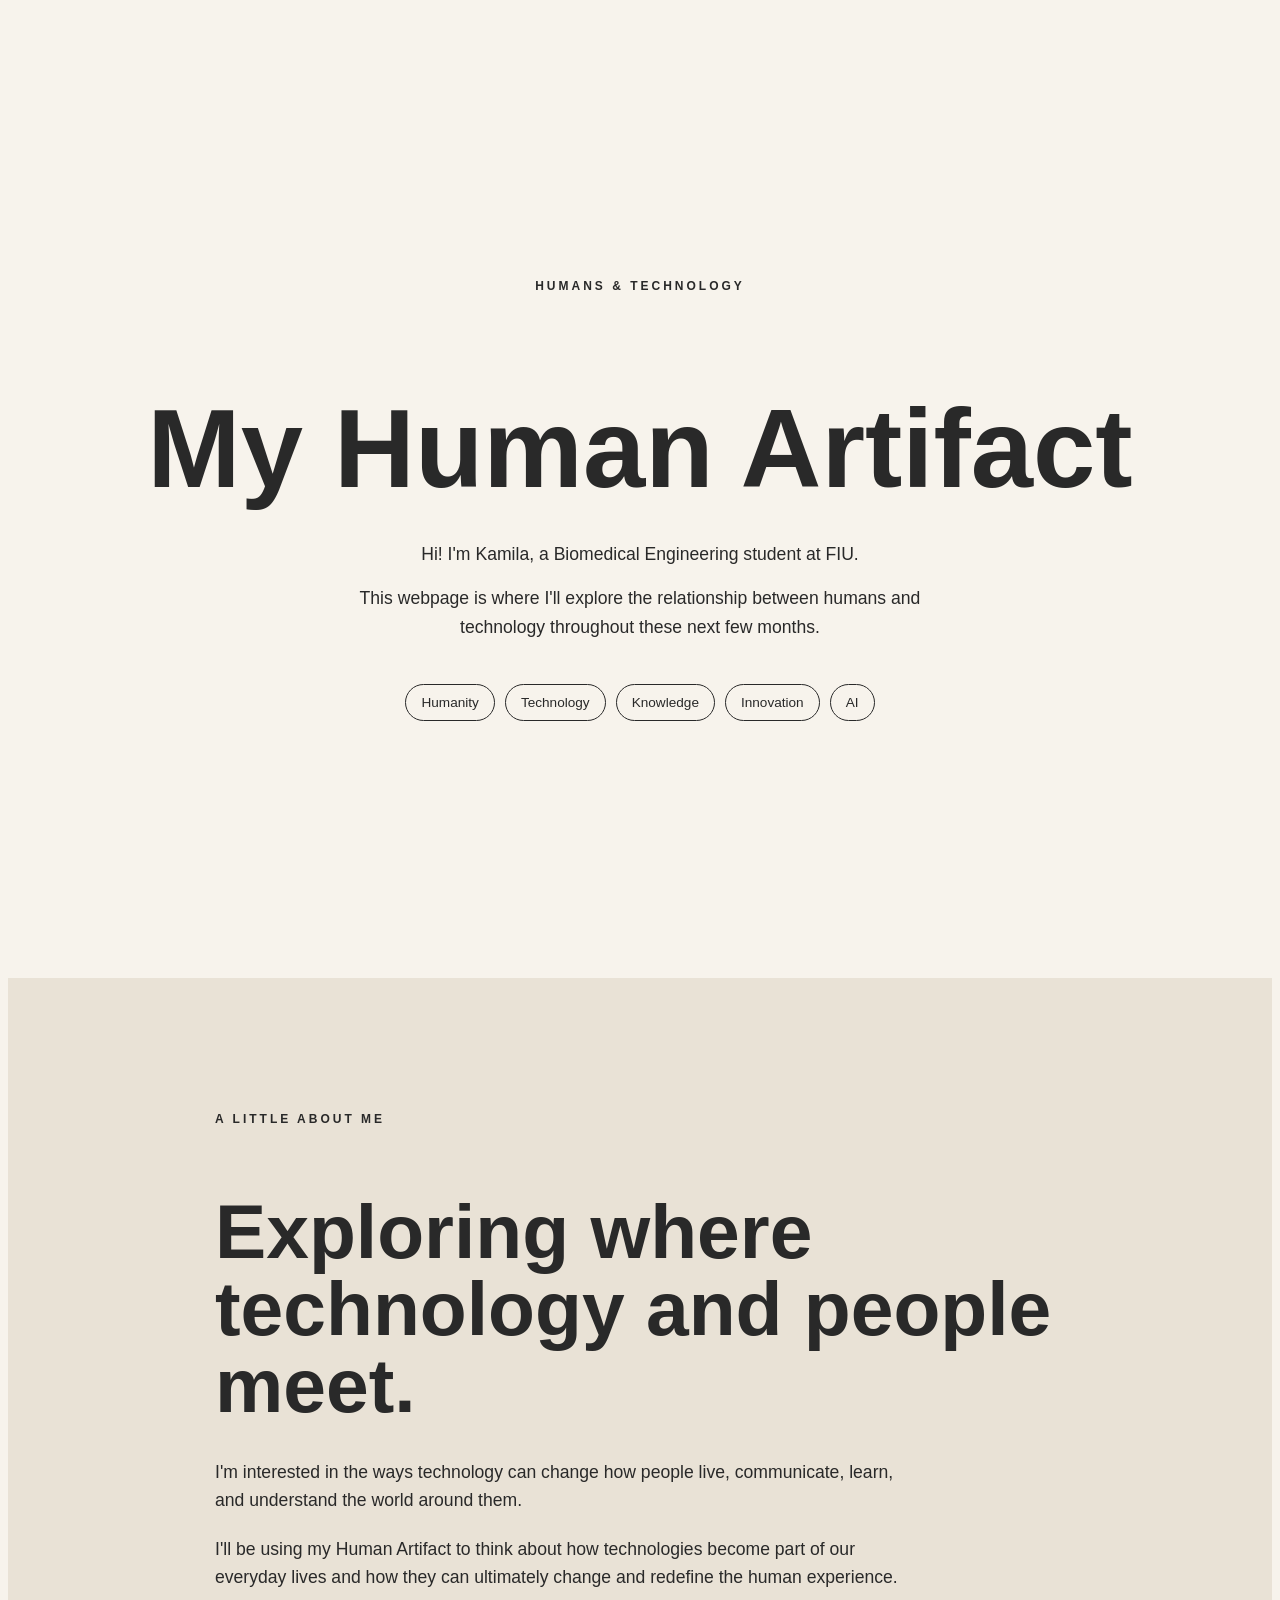
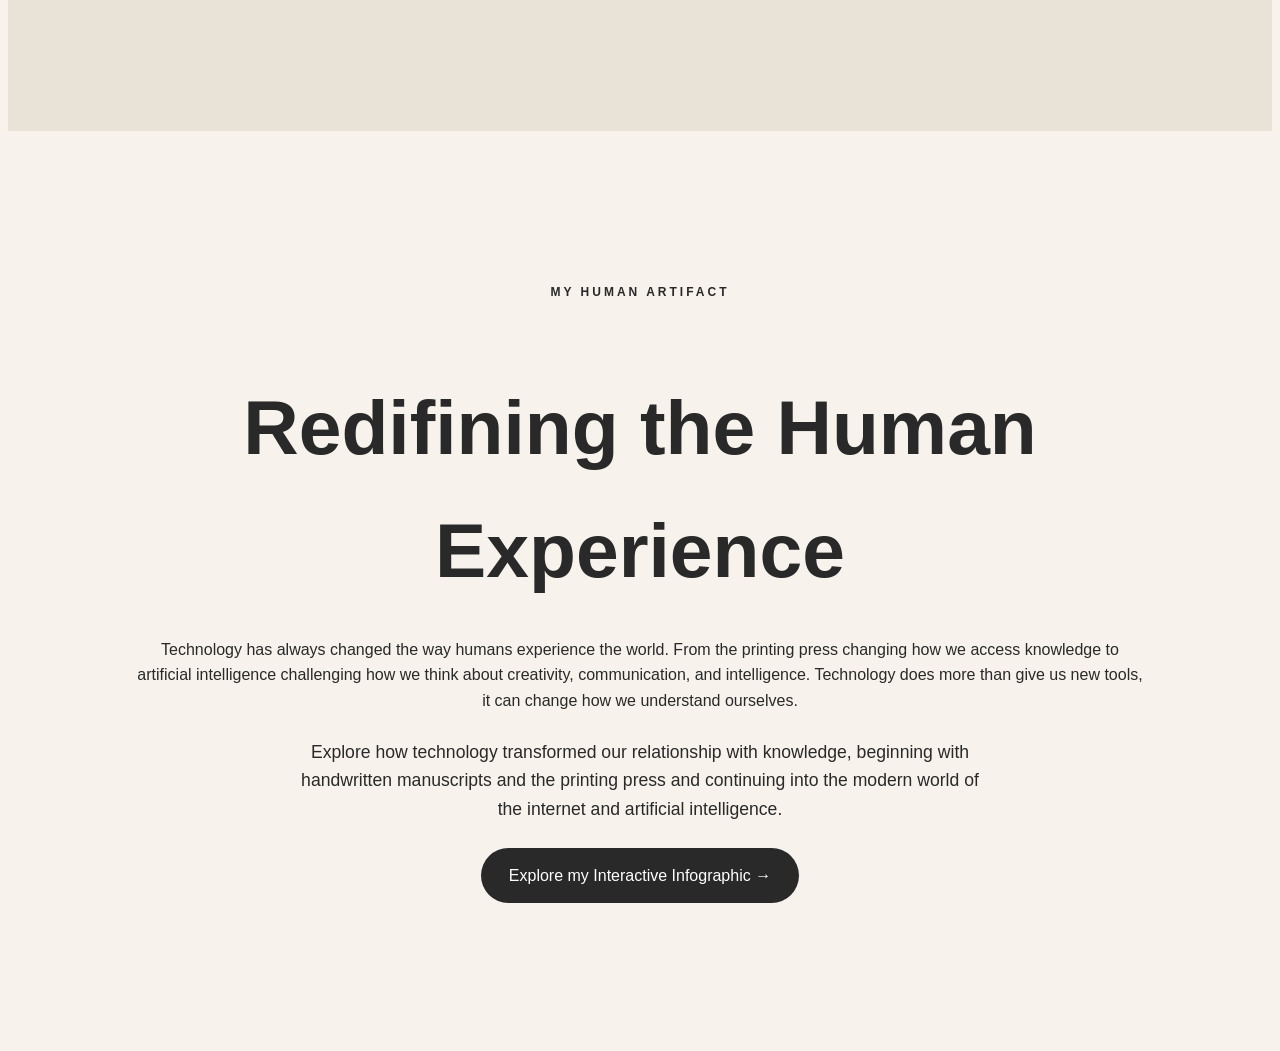
<file: index.html>
<!DOCTYPE html>
<html lang="en">

<head>
    <meta charset="UTF-8">
    <meta name="viewport" content="width=device-width, initial-scale=1.0">

    <title>Kamila | Human Artifact</title>

    <link rel="stylesheet" href="style.css">
</head>

<body>

    <header>

        <p class="course">HUMANS & TECHNOLOGY</p>

        <h1>My Human Artifact</h1>

        <p class="intro">
            Hi! I'm Kamila, a Biomedical Engineering student at FIU.
        </p>

        <p class="intro">
            This webpage is where I'll explore the relationship
            between humans and technology throughout these next
            few months.
        </p>

        <div class="keywords">
            <span>Humanity</span>
            <span>Technology</span>
            <span>Knowledge</span>
            <span>Innovation</span>
            <span>AI</span>
        </div>

    </header>

    <section class="about">

        <div class="about-text">

            <p class="section-label">A LITTLE ABOUT ME</p>

            <h2>
                Exploring where technology
                and people meet.
            </h2>

            <p>
                I'm interested in the ways technology can change
                how people live, communicate, learn, and understand
                the world around them.
            </p>

            <p>
                I'll be using my Human Artifact to think
                about how technologies become part of our
                everyday lives and how they can ultimately
                change and redefine the human experience.
            </p>

        </div>

    </section>

    <section class="artifact">

        <p class="section-label">MY HUMAN ARTIFACT</p>

        <h2>
            Redifining the Human Experience
        </h2>

           <p>
            
            Technology has always changed the way humans experience
            the world. From the printing press changing how we access 
            knowledge to artificial intelligence challenging how we 
            think about creativity, communication, and intelligence.
            Technology does more than give us new tools, it can change 
            how we understand ourselves.
         
           </p> 
        
        <p class="artifact-description">

            Explore how technology transformed our relationship
            with knowledge, beginning with handwritten manuscripts
            and the printing press and continuing into the modern
            world of the internet and artificial intelligence.

        </p>

        <a class="artifact-button" href="infographic.html">
            Explore my Interactive Infographic →
        </a>

    </section>

</body>
</html>
</file>
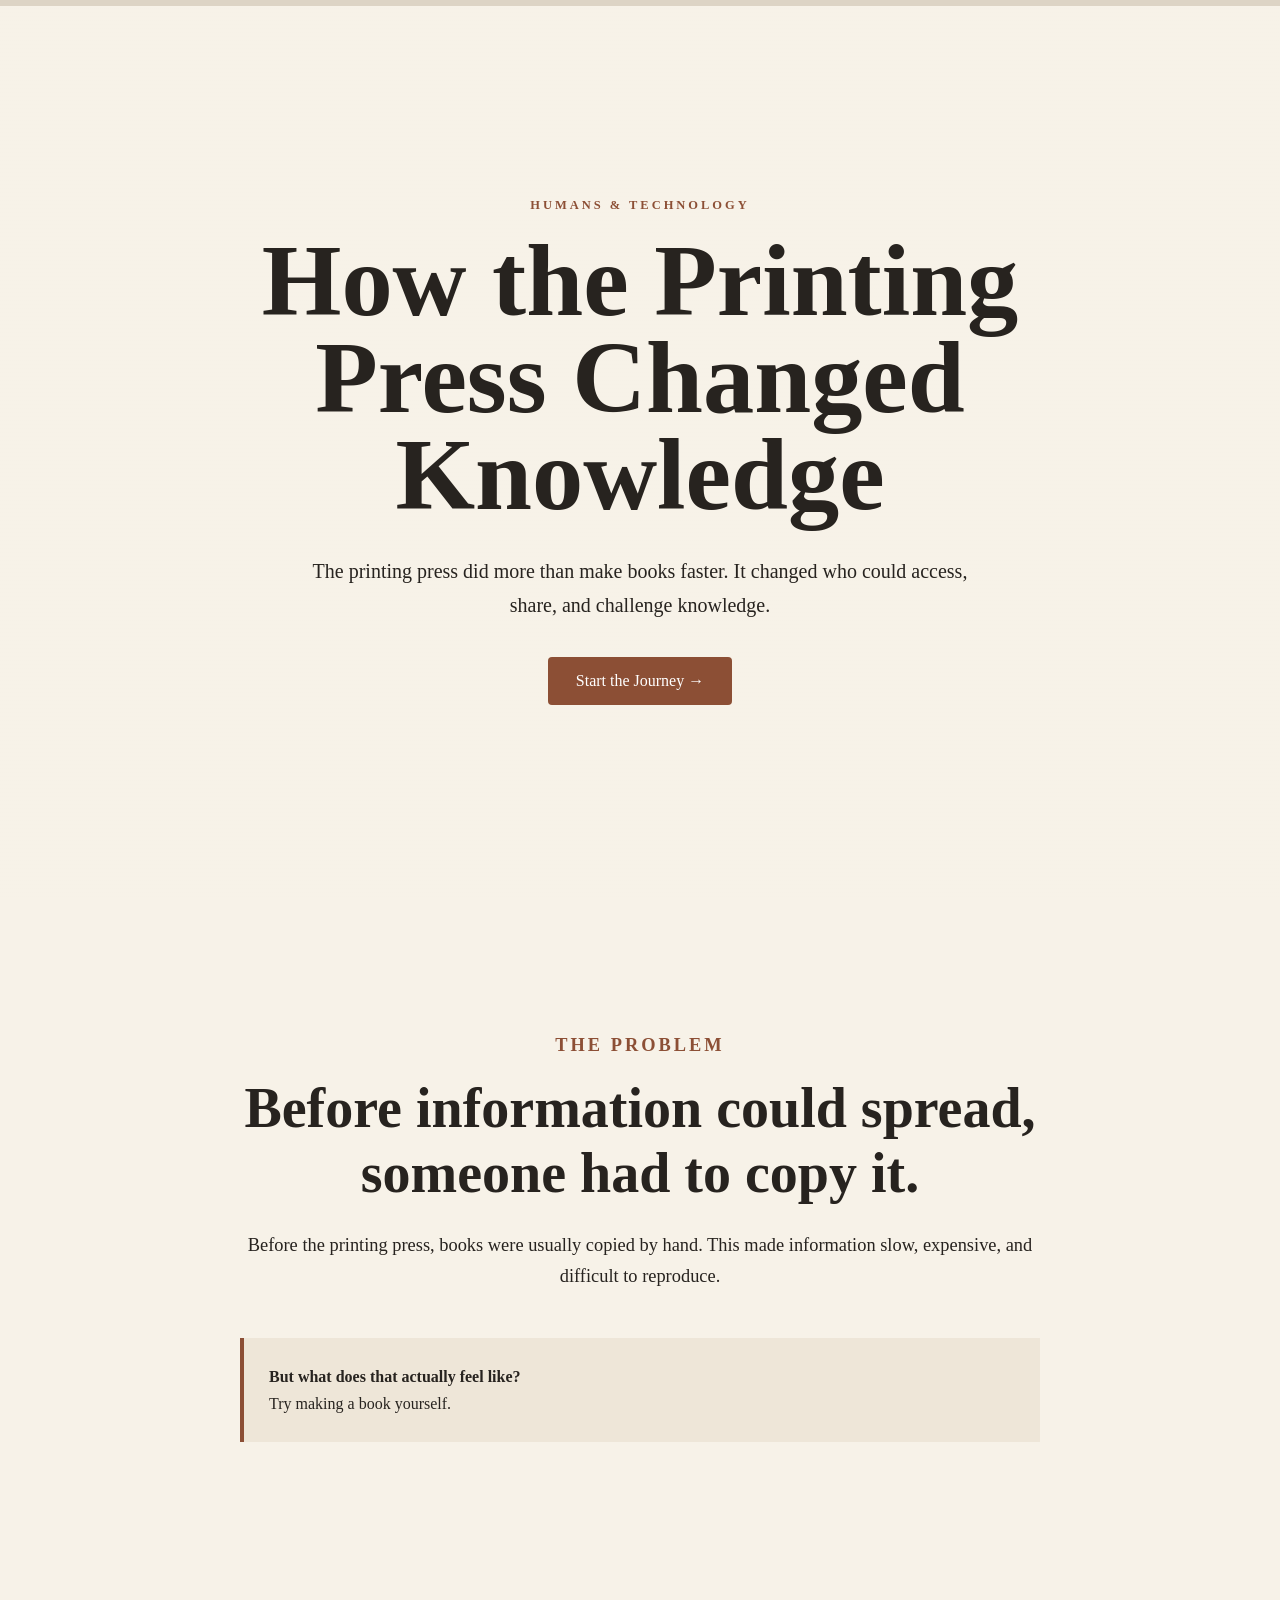
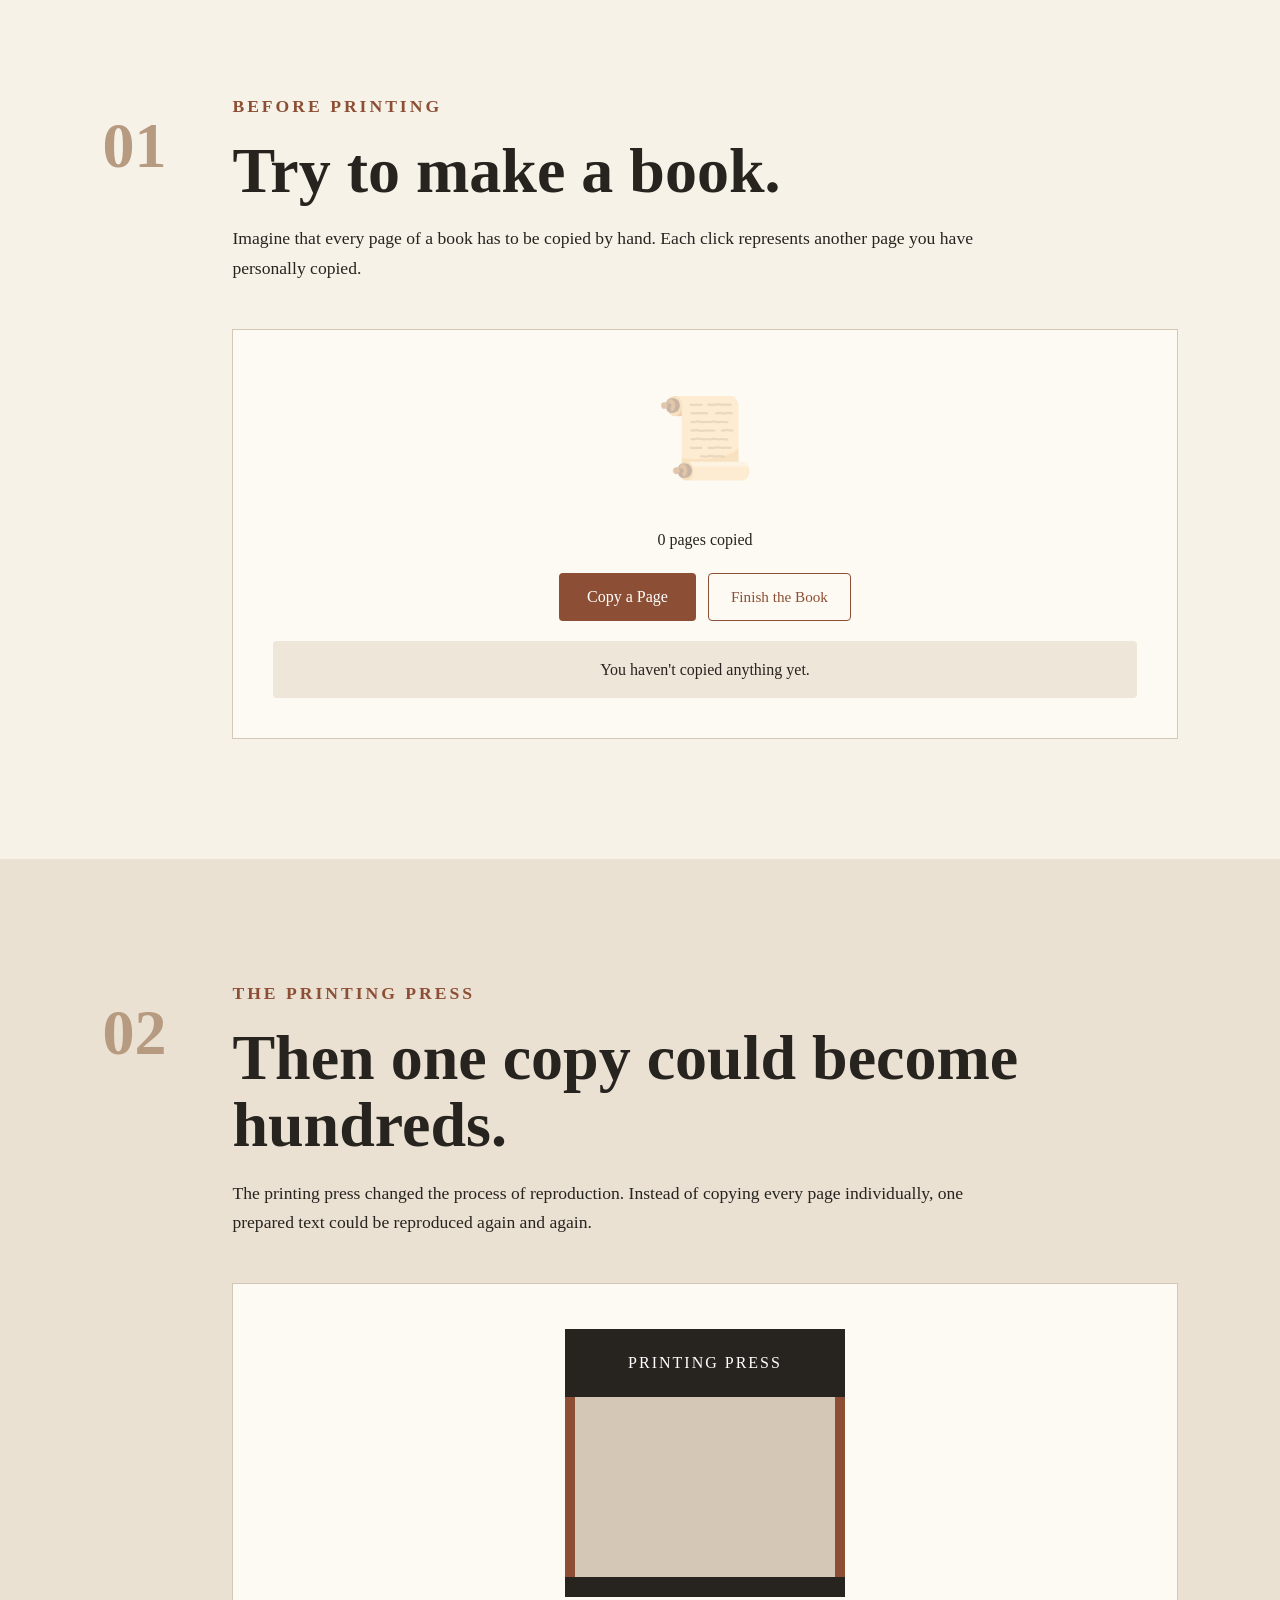
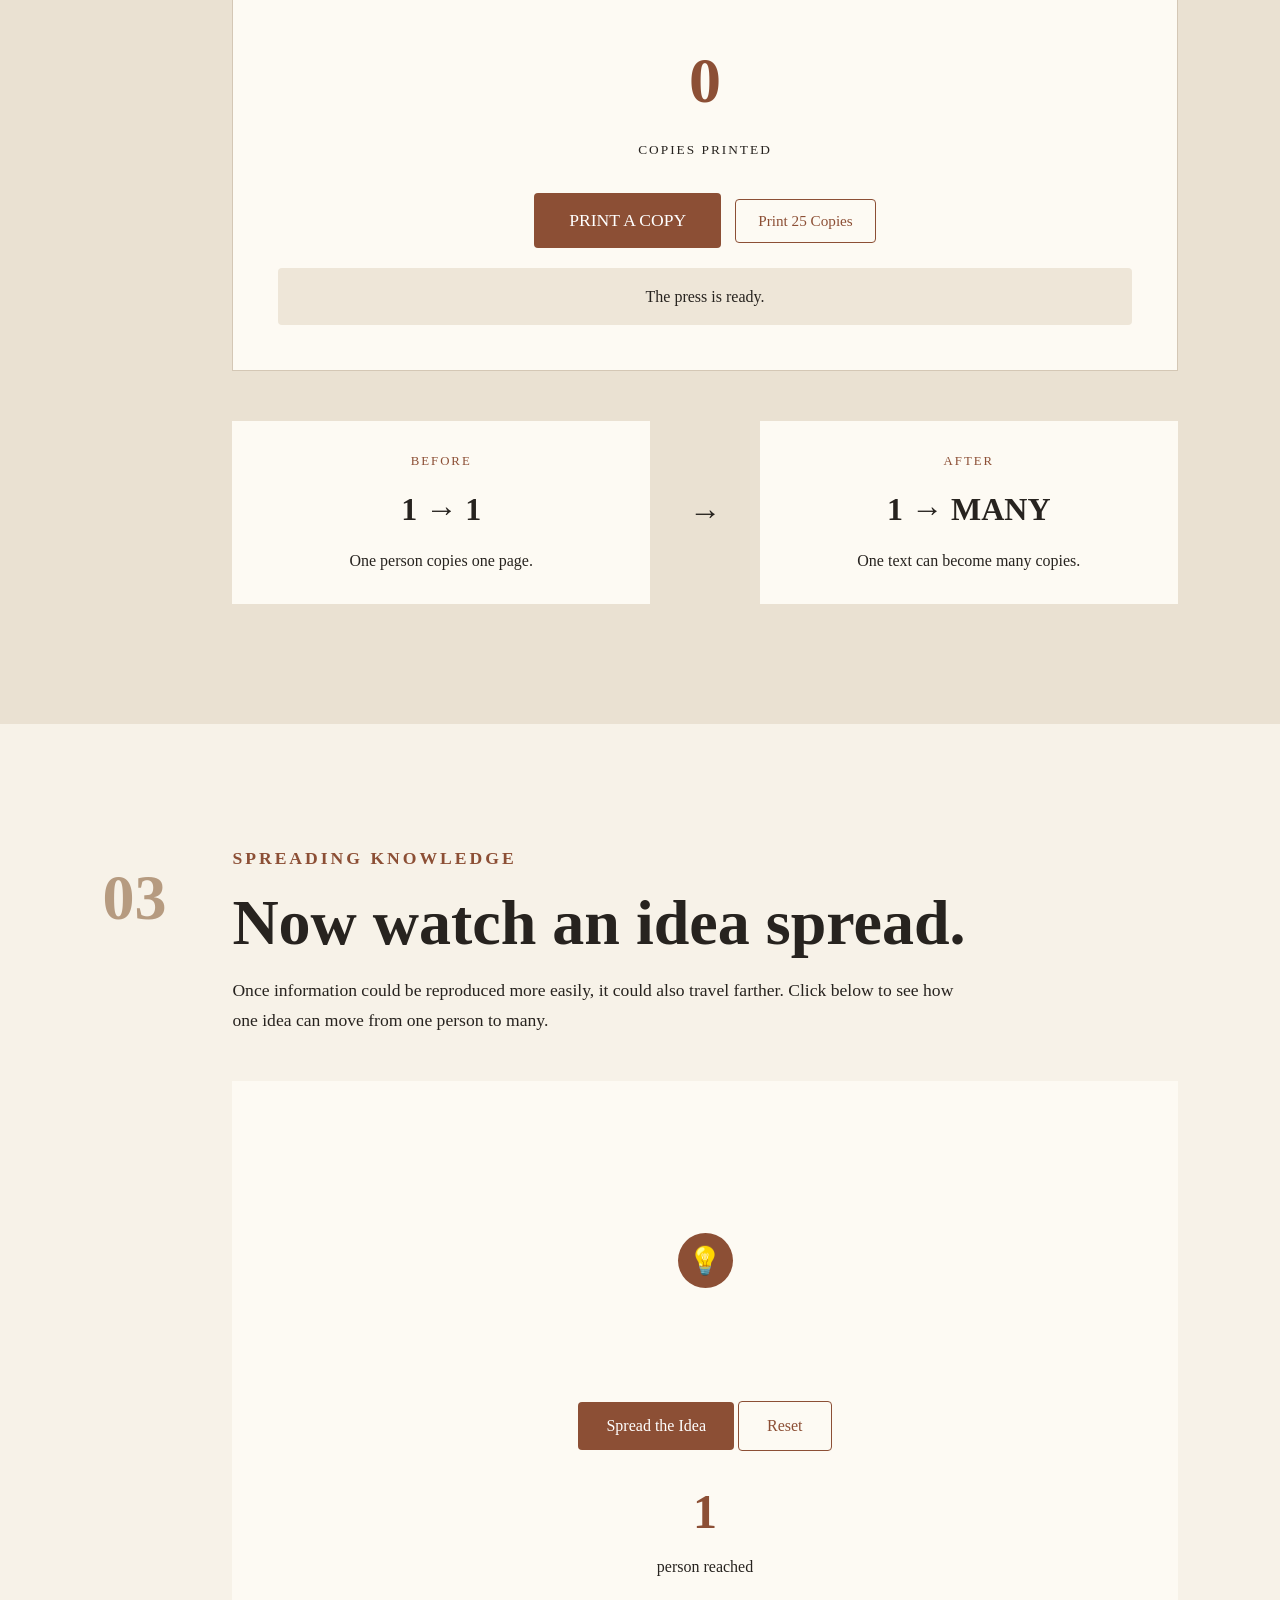
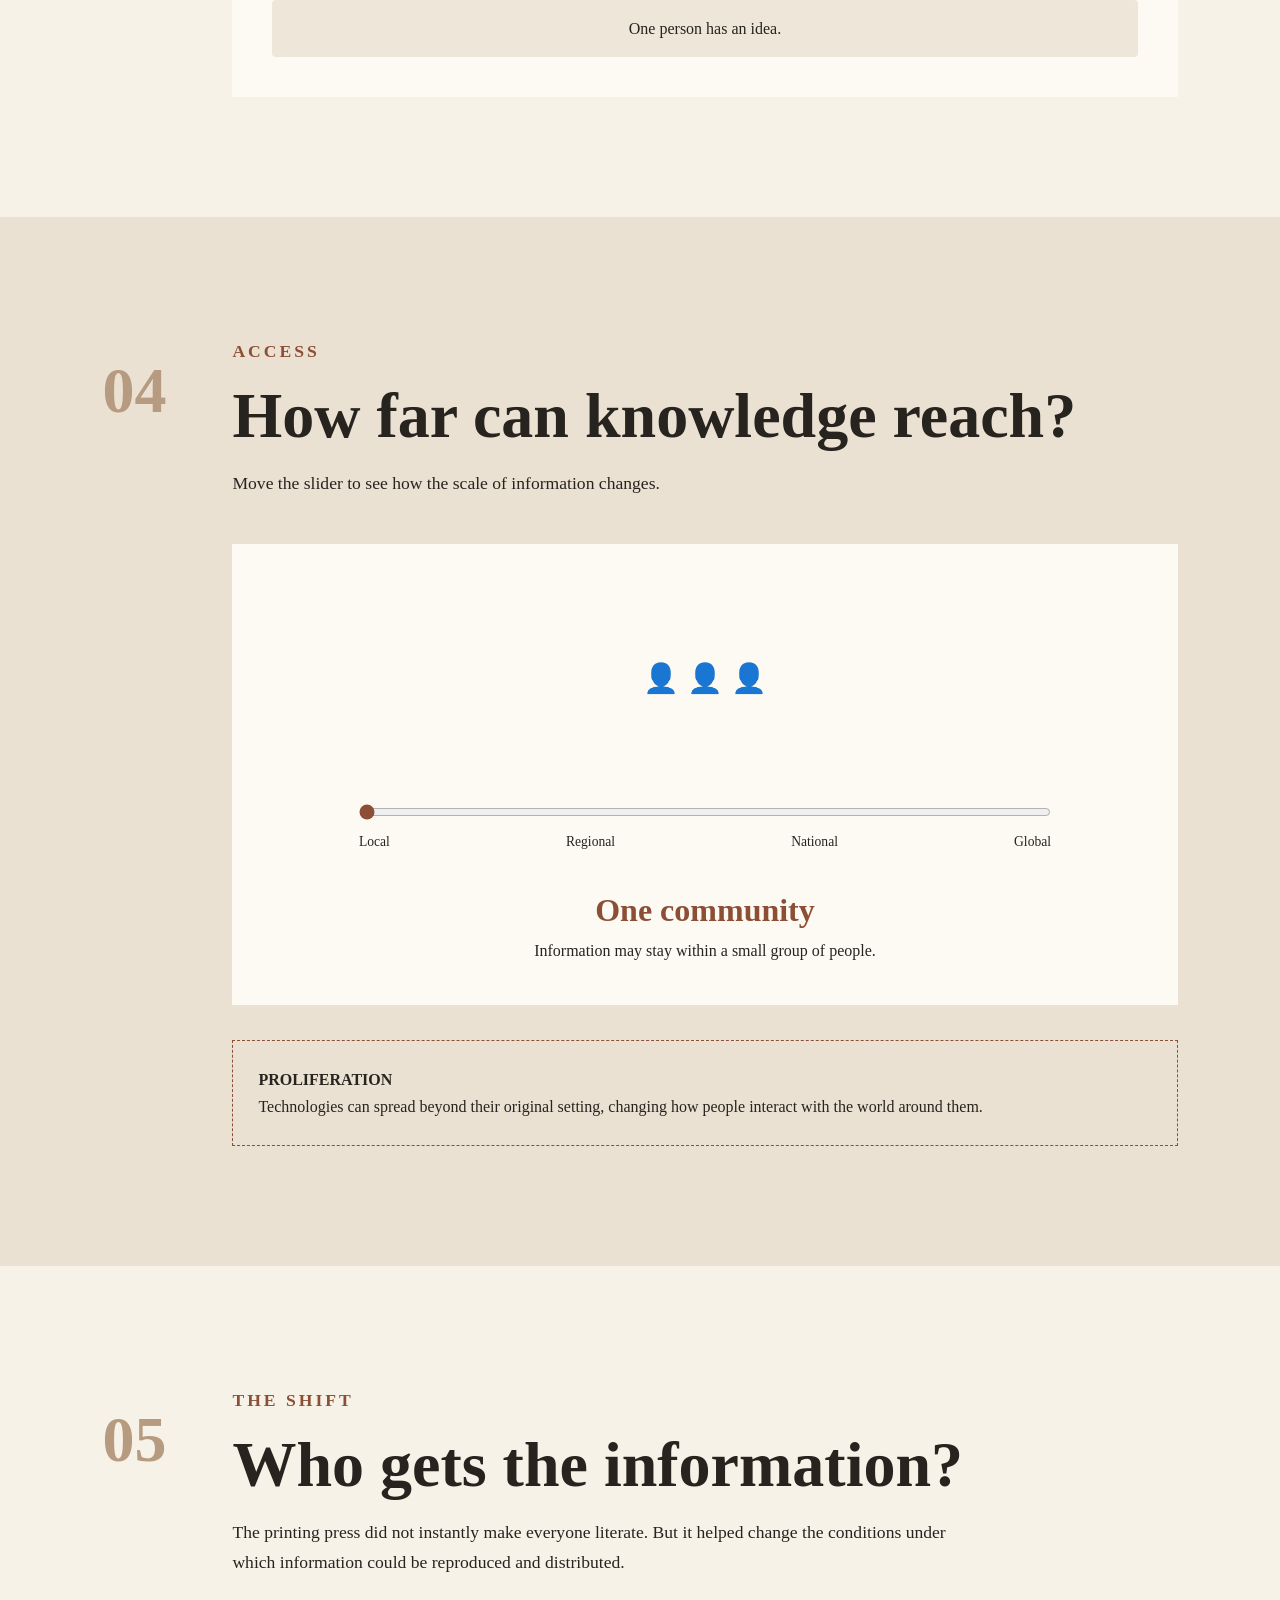
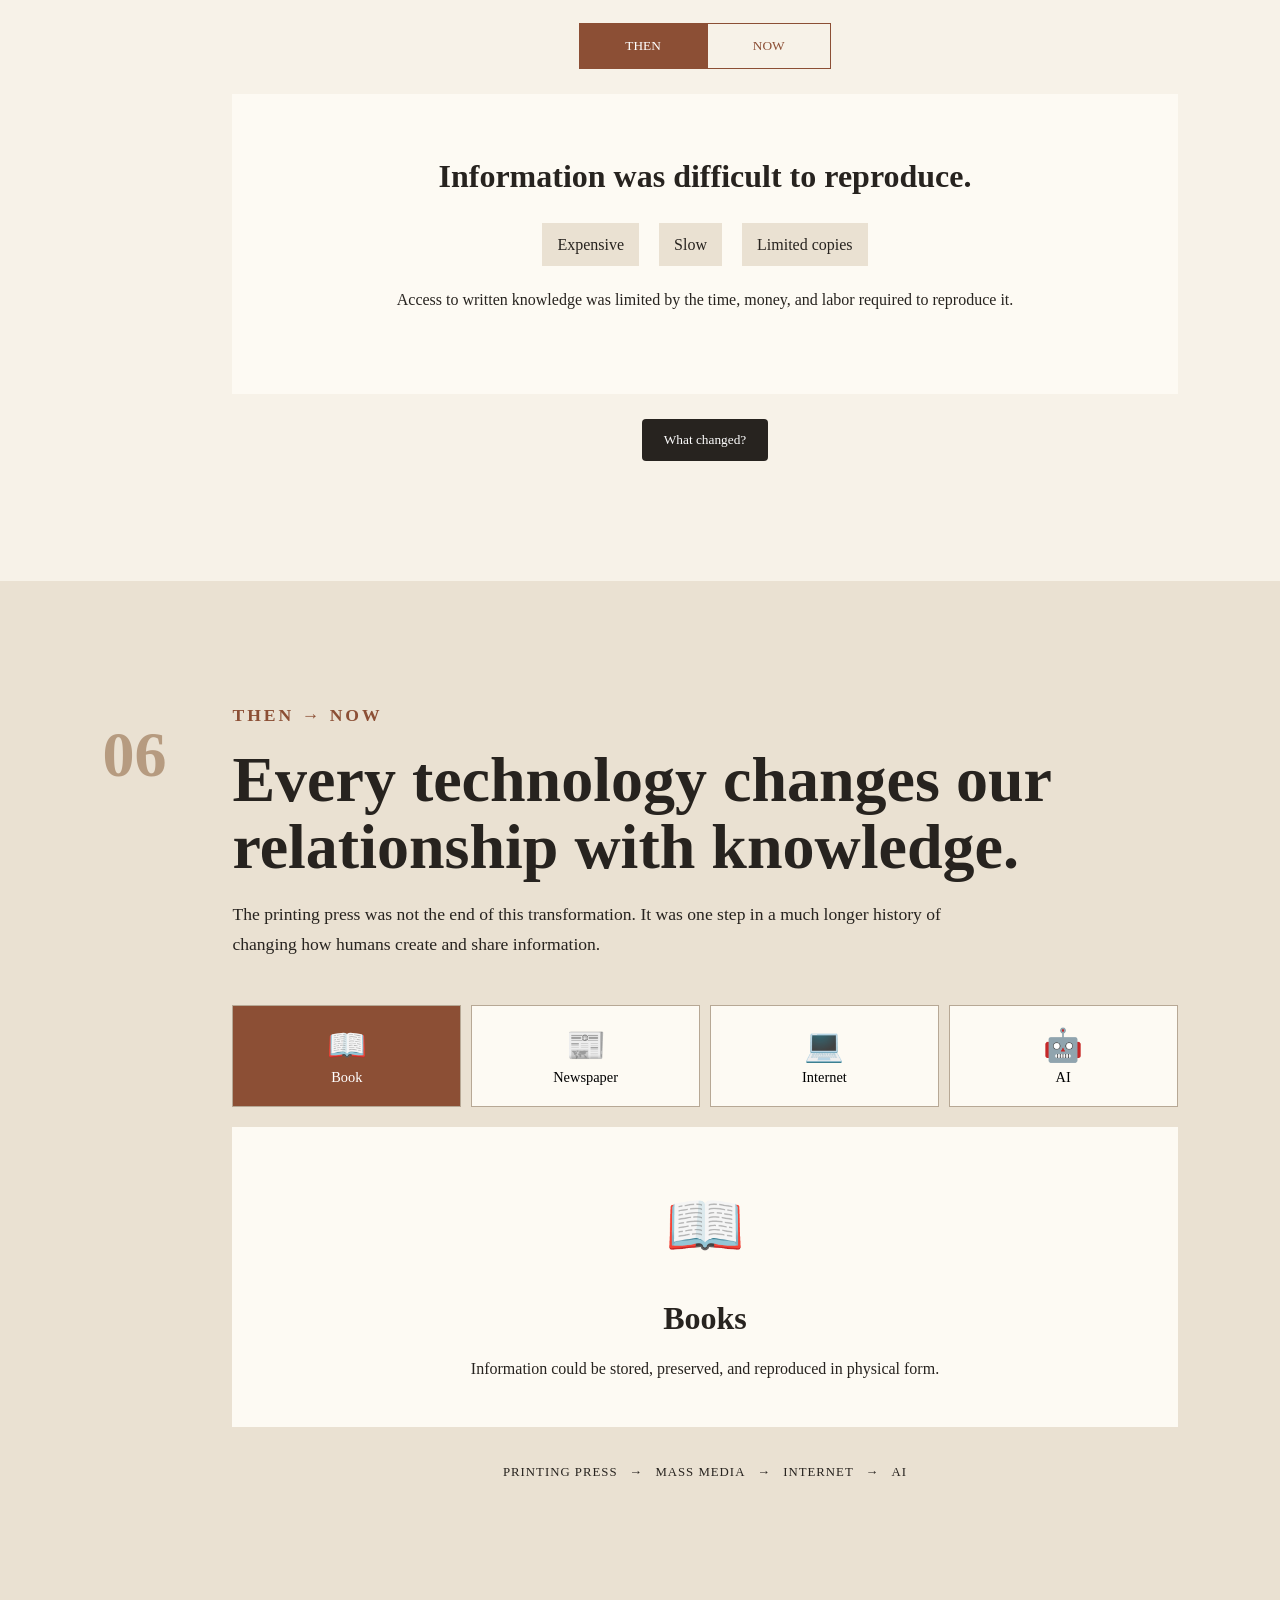
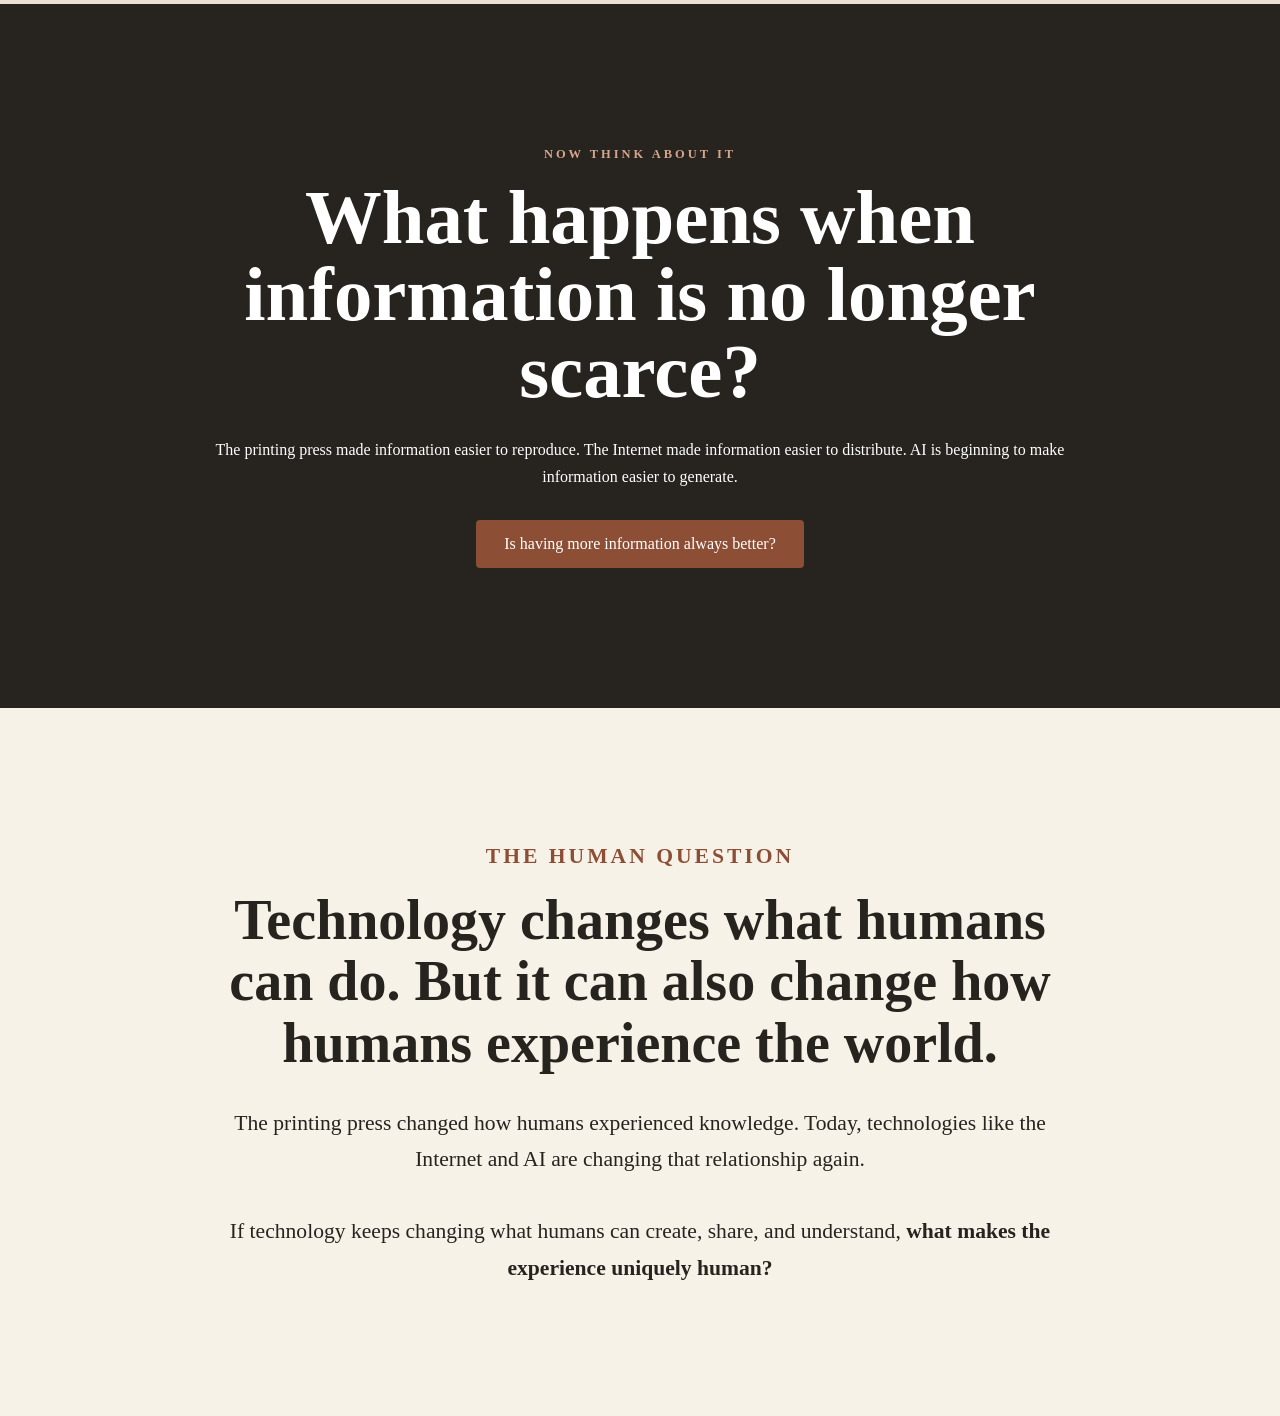
<file: infographic.html>
<!DOCTYPE html>
<html lang="en">
<head>
    <meta charset="UTF-8">
    <meta name="viewport" content="width=device-width, initial-scale=1.0">

    <title>How the Printing Press Changed Knowledge</title>

    <link rel="stylesheet" href="infographic_style.css">
</head>

<body>

    <div class="progress-container">
        <div id="progressBar"></div>
    </div>


    <header class="hero">
        <div class="hero-content">
            <p class="eyebrow">HUMANS & TECHNOLOGY</p>

            <h1>How the Printing Press Changed Knowledge</h1>

            <p class="hero-subtitle">
                The printing press did more than make books faster.
                It changed who could access, share, and challenge knowledge.
            </p>

            <button class="primary-button" onclick="startJourney()">
                Start the Journey →
            </button>
        </div>
    </header>


    <section class="intro" id="journey">
        <p class="section-label">THE PROBLEM</p>

        <h2>Before information could spread, someone had to copy it.</h2>

        <p>
            Before the printing press, books were usually copied by hand.
            This made information slow, expensive, and difficult to reproduce.
        </p>

        <div class="intro-question">
            <strong>But what does that actually feel like?</strong>
            <br>
            Try making a book yourself.
        </div>
    </section>


    <section class="experience-section">
        <div class="section-number">01</div>

        <div class="section-content">
            <p class="section-label">BEFORE PRINTING</p>

            <h2>Try to make a book.</h2>

            <p>
                Imagine that every page of a book has to be copied by hand.
                Each click represents another page you have personally copied.
            </p>

            <div class="copy-experience">

                <div class="book-display">
                    <div id="bookPages" class="book-pages">
                        <span class="page-placeholder">📜</span>
                    </div>

                    <p id="pageCount">0 pages copied</p>
                </div>

                <div class="experience-controls">
                    <button class="action-button" onclick="copyPage()">
                        Copy a Page
                    </button>

                    <button class="secondary-button" onclick="finishBook()">
                        Finish the Book
                    </button>
                </div>

                <div id="copyMessage" class="interaction-message">
                    You haven't copied anything yet.
                </div>

            </div>

            <div id="bookFinished" class="hidden reveal-box">
                <h3>Imagine doing this for an entire book.</h3>

                <p>
                    Copying a book by hand required enormous amounts of
                    time and labor. Knowledge existed, but reproducing it
                    was difficult.
                </p>

                <p class="highlight">
                    <strong>Knowledge was valuable partly because it was scarce.</strong>
                </p>
            </div>
        </div>
    </section>


    <section class="experience-section alternate">
        <div class="section-number">02</div>

        <div class="section-content">
            <p class="section-label">THE PRINTING PRESS</p>

            <h2>Then one copy could become hundreds.</h2>

            <p>
                The printing press changed the process of reproduction.
                Instead of copying every page individually, one prepared
                text could be reproduced again and again.
            </p>

            <div class="printing-experience">

                <div class="printing-press">
                    <div class="press-top">PRINTING PRESS</div>

                    <div id="printedPages" class="printed-pages">
                    </div>

                    <div class="press-bottom"></div>
                </div>

                <div class="print-counter">
                    <span id="printCount">0</span>
                    <small>copies printed</small>
                </div>

                <button class="action-button large-button" onclick="printCopy()">
                    PRINT A COPY
                </button>

                <button class="secondary-button" onclick="printMany()">
                    Print 25 Copies
                </button>

                <p id="printMessage" class="interaction-message">
                    The press is ready.
                </p>

            </div>

            <div class="comparison">

                <div class="comparison-card">
                    <span>BEFORE</span>
                    <strong>1 → 1</strong>
                    <p>One person copies one page.</p>
                </div>

                <div class="comparison-arrow">→</div>

                <div class="comparison-card">
                    <span>AFTER</span>
                    <strong>1 → MANY</strong>
                    <p>One text can become many copies.</p>
                </div>

            </div>
        </div>
    </section>


    <section class="experience-section">
        <div class="section-number">03</div>

        <div class="section-content">
            <p class="section-label">SPREADING KNOWLEDGE</p>

            <h2>Now watch an idea spread.</h2>

            <p>
                Once information could be reproduced more easily, it could
                also travel farther. Click below to see how one idea can
                move from one person to many.
            </p>

            <div class="network-experience">

                <div id="ideaNetwork" class="idea-network">
                    <div class="person main-person">💡</div>
                </div>

                <button class="action-button" onclick="spreadIdea()">
                    Spread the Idea
                </button>

                <button class="secondary-button" onclick="resetNetwork()">
                    Reset
                </button>

                <div class="spread-status">
                    <strong id="peopleReached">1</strong>
                    <span>person reached</span>
                </div>

                <p id="spreadMessage" class="interaction-message">
                    One person has an idea.
                </p>

            </div>

            <div id="spreadConclusion" class="reveal-box hidden">
                <h3>Information becomes harder to contain.</h3>

                <p>
                    The printing press did not create disagreement.
                    It changed how quickly ideas could be reproduced,
                    shared, and challenged.
                </p>
            </div>
        </div>
    </section>


    <section class="experience-section alternate">
        <div class="section-number">04</div>

        <div class="section-content">
            <p class="section-label">ACCESS</p>

            <h2>How far can knowledge reach?</h2>

            <p>
                Move the slider to see how the scale of information changes.
            </p>

            <div class="access-experience">

                <div class="access-scale">
                    <div id="accessPeople" class="access-people">
                    </div>
                </div>

                <input
                    type="range"
                    id="accessSlider"
                    min="1"
                    max="4"
                    value="1"
                    oninput="changeAccess(this.value)"
                >

                <div class="slider-labels">
                    <span>Local</span>
                    <span>Regional</span>
                    <span>National</span>
                    <span>Global</span>
                </div>

                <div class="access-result">
                    <span id="accessTitle">One community</span>

                    <p id="accessDescription">
                        Information may stay within a small group of people.
                    </p>
                </div>

            </div>

            <div class="course-connection">
                <p>
                    <strong>PROLIFERATION</strong>
                </p>

                <p>
                    Technologies can spread beyond their original setting,
                    changing how people interact with the world around them.
                </p>
            </div>
        </div>
    </section>


    <section class="experience-section">
        <div class="section-number">05</div>

        <div class="section-content">
            <p class="section-label">THE SHIFT</p>

            <h2>Who gets the information?</h2>

            <p>
                The printing press did not instantly make everyone literate.
                But it helped change the conditions under which information
                could be reproduced and distributed.
            </p>

            <div class="then-now">

                <div class="toggle-buttons">
                    <button
                        id="thenButton"
                        class="toggle-button active"
                        onclick="showInformation('then')">
                        THEN
                    </button>

                    <button
                        id="nowButton"
                        class="toggle-button"
                        onclick="showInformation('now')">
                        NOW
                    </button>
                </div>

                <div id="informationDisplay" class="information-display">
                    <div class="info-icon"></div>

                    <h3>Information was difficult to reproduce.</h3>

                    <div class="info-points">
                        <span>Expensive</span>
                        <span>Slow</span>
                        <span>Limited copies</span>
                    </div>

                    <p>
                        Access to written knowledge was limited by the time,
                        money, and labor required to reproduce it.
                    </p>
                </div>

                <button
                    class="question-button"
                    onclick="revealInformationQuestion()">
                    What changed?
                </button>

                <div id="informationQuestion" class="hidden reveal-box">
                    <h3>The problem changed.</h3>

                    <p>
                        We went from struggling to access information
                        to struggling to decide what information to trust.
                    </p>

                    <button
                        class="secondary-button"
                        onclick="showResponsibility()">
                        What does that mean?
                    </button>
                </div>

                <div id="responsibilityMessage" class="hidden responsibility-box">
                    <strong>More information can also mean more responsibility.</strong>

                    <p>
                        When information becomes easier to reproduce and
                        spread, humans have to make decisions about what
                        deserves to be believed.
                    </p>
                </div>

            </div>
        </div>
    </section>


    <section class="experience-section alternate">
        <div class="section-number">06</div>

        <div class="section-content">
            <p class="section-label">THEN → NOW</p>

            <h2>Every technology changes our relationship with knowledge.</h2>

            <p>
                The printing press was not the end of this transformation.
                It was one step in a much longer history of changing how
                humans create and share information.
            </p>

            <div class="technology-selector">

                <button
                    class="technology-button active"
                    onclick="selectTechnology('book', this)">
                    📖
                    <span>Book</span>
                </button>

                <button
                    class="technology-button"
                    onclick="selectTechnology('newspaper', this)">
                    📰
                    <span>Newspaper</span>
                </button>

                <button
                    class="technology-button"
                    onclick="selectTechnology('internet', this)">
                    💻
                    <span>Internet</span>
                </button>

                <button
                    class="technology-button"
                    onclick="selectTechnology('ai', this)">
                    🤖
                    <span>AI</span>
                </button>

            </div>

            <div id="technologyDisplay" class="technology-display">

                <div class="technology-icon">📖</div>

                <h3>Books</h3>

                <p>
                    Information could be stored, preserved, and reproduced
                    in physical form.
                </p>

            </div>

            <div class="technology-timeline">
                <span>PRINTING PRESS</span>
                <span>→</span>
                <span>MASS MEDIA</span>
                <span>→</span>
                <span>INTERNET</span>
                <span>→</span>
                <span>AI</span>
            </div>

        </div>
    </section>


    <section class="final-section">

        <div class="final-content">

            <p class="section-label">NOW THINK ABOUT IT</p>

            <h2>What happens when information is no longer scarce?</h2>

            <p>
                The printing press made information easier to reproduce.
                The Internet made information easier to distribute.
                AI is beginning to make information easier to generate.
            </p>

            <button
                id="thinkButton"
                class="primary-button"
                onclick="revealFinalQuestion()">
                Is having more information always better?
            </button>

            <div id="finalQuestion" class="hidden final-question">

                <div class="final-options">

                    <button onclick="chooseAnswer('more')">
                        More information = better
                    </button>

                    <button onclick="chooseAnswer('responsibility')">
                        More information = more responsibility
                    </button>

                </div>

                <div id="finalResponse" class="hidden final-response">
                </div>

            </div>

        </div>

    </section>

    <section class="human-connection">

        <p class="section-label">THE HUMAN QUESTION</p>

        <h2>
            Technology changes what humans can do.
            But it can also change how humans experience the world.
        </h2>

        <p>
            The printing press changed how humans experienced knowledge.
            Today, technologies like the Internet and AI are changing that
            relationship again.
        </p>

        <p class="big-question">
            If technology keeps changing what humans can create, share,
            and understand, <strong>what makes the experience uniquely human?</strong>
        </p>

    </section>

    <script src="infographic_script.js"></script>

</body>
</html>
</file>
<file: style.css>
css
* {
    box-sizing: border-box;
    margin: 0;
    padding: 0;
}

html {
    scroll-behavior: smooth;
}

body {
    font-family: Arial, Helvetica, sans-serif;
    background: #f7f3ec;
    color: #292929;
    line-height: 1.6;
}

header {
    min-height: 90vh;
    padding: 80px 10%;
    display: flex;
    flex-direction: column;
    justify-content: center;
    text-align: center;
}

.course {
    font-size: 0.75rem;
    letter-spacing: 3px;
    font-weight: bold;
    margin-bottom: 25px;
}

header h1 {
    font-size: clamp(3.5rem, 9vw, 7rem);
    line-height: 0.95;
    margin-bottom: 30px;
}

.intro {
    max-width: 650px;
    margin: 8px auto;
    font-size: 1.1rem;
}

.keywords {
    margin-top: 35px;
    display: flex;
    justify-content: center;
    flex-wrap: wrap;
    gap: 10px;
}

.keywords span {
    border: 1px solid #292929;
    padding: 7px 15px;
    border-radius: 20px;
    font-size: 0.85rem;
}

.about {
    background: #e9e2d6;
    padding: 120px 10%;
}

.about-text {
    max-width: 850px;
    margin: auto;
}

.section-label {
    font-size: 0.75rem;
    letter-spacing: 3px;
    font-weight: bold;
    margin-bottom: 20px;
}

.about h2 {
    font-size: clamp(2.5rem, 6vw, 5rem);
    line-height: 1;
    margin-bottom: 35px;
}

.about p:not(.section-label) {
    max-width: 700px;
    margin-bottom: 20px;
    font-size: 1.1rem;
}


.artifact {
    padding: 140px 10%;
    text-align: center;
}

.artifact h2 {
    font-size: clamp(2.5rem, 6vw, 5rem);
    margin-bottom: 25px;
}

.artifact-description {
    max-width: 700px;
    margin: 0 auto 40px;
    font-size: 1.1rem;
}
.artifact > p:not(.section-label) {
    margin-bottom: 25px;
}

.artifact-button {
    display: inline-block;
    background: #292929;
    color: white;
    text-decoration: none;
    padding: 15px 28px;
    border-radius: 30px;
    transition: transform 0.2s;
}

.artifact-button:hover {
    transform: translateY(-3px);
}

@media (max-width: 600px) {

    header {
        padding: 60px 25px;
    }

    .about,
    .artifact {
        padding: 90px 25px;
    }

}
</file>
<file: infographic_style.css>
* {
    box-sizing: border-box;
    margin: 0;
    padding: 0;
}

html {
    scroll-behavior: smooth;
}

body {
    font-family: Georgia, "Times New Roman", serif;
    background: #f7f2e8;
    color: #27231f;
    line-height: 1.7;
}

button,
input {
    font-family: inherit;
}

button {
    cursor: pointer;
}

.hidden {
    display: none !important;
}


.progress-container {
    position: fixed;
    top: 0;
    left: 0;
    width: 100%;
    height: 6px;
    background: #ddd4c5;
    z-index: 1000;
}

#progressBar {
    height: 100%;
    width: 0%;
    background: #8c4f35;
}



.hero {
    min-height: 100vh;
    display: flex;
    justify-content: center;
    align-items: center;
    text-align: center;
    padding: 60px 20px;

    background:
        linear-gradient(
            rgba(247, 242, 232, 0.92),
            rgba(247, 242, 232, 0.92)
        ),
        repeating-linear-gradient(
            0deg,
            transparent,
            transparent 3px,
            rgba(80, 60, 40, 0.04) 4px
        );
}

.hero-content {
    max-width: 900px;
}

.eyebrow,
.section-label {
    text-transform: uppercase;
    letter-spacing: 3px;
    font-size: 0.78rem;
    font-weight: bold;
    color: #8c4f35;
    margin-bottom: 15px;
}

.hero h1 {
    font-size: clamp(3rem, 8vw, 6.5rem);
    line-height: 0.95;
    margin-bottom: 30px;
}

.hero-subtitle {
    max-width: 700px;
    margin: 0 auto 35px;
    font-size: 1.25rem;
}


.primary-button,
.action-button {
    border: none;
    background: #8c4f35;
    color: white;
    padding: 15px 28px;
    border-radius: 4px;
    font-size: 1rem;
    transition: 0.2s ease;
}

.primary-button:hover,
.action-button:hover {
    transform: translateY(-3px);
    background: #6f3e2a;
}

.secondary-button {
    border: 1px solid #8c4f35;
    background: transparent;
    color: #8c4f35;
    padding: 12px 22px;
    border-radius: 4px;
    font-size: 0.95rem;
    transition: 0.2s ease;
}

.secondary-button:hover {
    background: #8c4f35;
    color: white;
}

.question-button {
    border: none;
    background: #27231f;
    color: white;
    padding: 13px 22px;
    border-radius: 4px;
    margin-top: 25px;
}

.large-button {
    font-size: 1.1rem;
    padding: 17px 35px;
}


.intro {
    max-width: 850px;
    margin: auto;
    padding: 130px 25px;
    text-align: center;
}

.intro h2 {
    font-size: clamp(2rem, 5vw, 3.5rem);
    line-height: 1.15;
    margin-bottom: 25px;
}

.intro > p {
    font-size: 1.15rem;
}

.intro-question {
    margin-top: 45px;
    padding: 25px;
    border-left: 4px solid #8c4f35;
    background: #eee6d8;
    text-align: left;
}

.experience-section {
    padding: 120px 8%;
    display: grid;
    grid-template-columns: 100px 1fr;
    gap: 30px;
}

.experience-section.alternate {
    background: #eae1d2;
}

.section-number {
    font-size: 4rem;
    color: #b69b80;
    font-weight: bold;
}

.section-content {
    max-width: 1000px;
}

.section-content h2 {
    font-size: clamp(2.2rem, 5vw, 4rem);
    line-height: 1.05;
    margin-bottom: 20px;
}

.section-content > p {
    max-width: 750px;
    font-size: 1.1rem;
}


.interaction-message {
    margin-top: 20px;
    padding: 15px;
    background: #eee6d8;
    border-radius: 4px;
    min-height: 55px;
}


.copy-experience {
    margin-top: 45px;
    padding: 40px;
    background: #fdfaf3;
    border: 1px solid #d4c7b5;
    text-align: center;
}

.book-display {
    min-height: 180px;
    display: flex;
    flex-direction: column;
    justify-content: center;
    align-items: center;
}

.book-pages {
    display: flex;
    flex-wrap: wrap;
    justify-content: center;
    gap: 5px;
    max-width: 600px;
    margin-bottom: 20px;
}

.book-page {
    width: 55px;
    height: 70px;
    background: #fff;
    border: 1px solid #b7a895;
    display: flex;
    justify-content: center;
    align-items: center;
    animation: appear 0.25s ease;
}

.page-placeholder {
    font-size: 5rem;
    opacity: 0.4;
}

.experience-controls {
    display: flex;
    justify-content: center;
    flex-wrap: wrap;
    gap: 12px;
    margin-top: 20px;
}

.reveal-box {
    margin-top: 30px;
    padding: 30px;
    background: #eee6d8;
    border-left: 5px solid #8c4f35;
}

.reveal-box h3 {
    font-size: 1.6rem;
    margin-bottom: 10px;
}

.highlight {
    margin-top: 15px;
}



.printing-experience {
    margin-top: 45px;
    padding: 45px;
    background: #fdfaf3;
    text-align: center;
    border: 1px solid #d4c7b5;
}

.printing-press {
    margin: auto;
    width: 280px;
}

.press-top {
    padding: 20px;
    background: #27231f;
    color: white;
    letter-spacing: 2px;
}

.printed-pages {
    min-height: 180px;
    padding: 20px;
    display: flex;
    flex-wrap: wrap;
    justify-content: center;
    align-content: center;
    gap: 5px;
    border-left: 10px solid #8c4f35;
    border-right: 10px solid #8c4f35;
    background: #d4c7b5;
}

.printed-page {
    width: 35px;
    height: 45px;
    background: white;
    border: 1px solid #b7a895;
    animation: appear 0.2s ease;
}

.press-bottom {
    height: 20px;
    background: #27231f;
}

.print-counter {
    margin: 30px 0;
}

.print-counter span {
    display: block;
    font-size: 4rem;
    font-weight: bold;
    color: #8c4f35;
}

.print-counter small {
    text-transform: uppercase;
    letter-spacing: 2px;
}

.printing-experience .secondary-button {
    margin-left: 10px;
}

.comparison {
    display: grid;
    grid-template-columns: 1fr 80px 1fr;
    align-items: center;
    margin-top: 50px;
    gap: 15px;
}

.comparison-card {
    padding: 30px;
    background: #fdfaf3;
    text-align: center;
}

.comparison-card span {
    display: block;
    color: #8c4f35;
    letter-spacing: 2px;
    font-size: 0.8rem;
}

.comparison-card strong {
    display: block;
    font-size: 2rem;
    margin: 10px 0;
}

.comparison-arrow {
    text-align: center;
    font-size: 2rem;
}



.network-experience {
    margin-top: 45px;
    padding: 40px;
    background: #fdfaf3;
    text-align: center;
}

.idea-network {
    min-height: 280px;
    position: relative;
    display: flex;
    flex-wrap: wrap;
    justify-content: center;
    align-content: center;
    gap: 15px;
    padding: 30px;
}

.person {
    width: 55px;
    height: 55px;
    border-radius: 50%;
    background: #eae1d2;
    display: flex;
    justify-content: center;
    align-items: center;
    font-size: 1.7rem;
    animation: appear 0.4s ease;
}

.main-person {
    background: #8c4f35;
}


.network-experience .secondary-button {
    padding: 15px 28px;
    font-size: 1rem;
}

.spread-status {
    margin: 20px 0;
}

.spread-status strong {
    font-size: 3rem;
    color: #8c4f35;
}

.spread-status span {
    display: block;
}



.access-experience {
    margin-top: 45px;
    padding: 40px;
    background: #fdfaf3;
    text-align: center;
}

.access-scale {
    min-height: 190px;
    display: flex;
    justify-content: center;
    align-items: center;
}

.access-people {
    display: flex;
    flex-wrap: wrap;
    max-width: 700px;
    justify-content: center;
    gap: 8px;
}

.access-person {
    font-size: 1.8rem;
    animation: appear 0.2s ease;
}

input[type="range"] {
    width: 80%;
    margin: 30px 0 10px;
    accent-color: #8c4f35;
}

.slider-labels {
    display: flex;
    justify-content: space-between;
    width: 80%;
    margin: auto;
    font-size: 0.85rem;
}

.access-result {
    margin-top: 30px;
}

.access-result span {
    font-size: 2rem;
    font-weight: bold;
    color: #8c4f35;
}

.course-connection {
    margin-top: 35px;
    padding: 25px;
    border: 1px dashed #8c4f35;
}


.then-now {
    margin-top: 45px;
    text-align: center;
}

.toggle-buttons {
    display: flex;
    justify-content: center;
}

.toggle-button {
    padding: 14px 45px;
    border: 1px solid #8c4f35;
    background: transparent;
    color: #8c4f35;
}

.toggle-button.active {
    background: #8c4f35;
    color: white;
}

.information-display {
    margin-top: 25px;
    padding: 45px;
    background: #fdfaf3;
    min-height: 300px;
}

.info-icon {
    font-size: 4rem;
    margin-bottom: 10px;
}

.information-display h3 {
    font-size: 2rem;
    margin-bottom: 20px;
}

.info-points {
    display: flex;
    justify-content: center;
    flex-wrap: wrap;
    gap: 20px;
    margin: 20px 0;
}

.info-points span {
    padding: 8px 15px;
    background: #eae1d2;
}

.responsibility-box {
    margin-top: 20px;
    padding: 25px;
    background: #8c4f35;
    color: white;
}

.responsibility-box strong {
    font-size: 1.3rem;
}


.technology-selector {
    display: grid;
    grid-template-columns: repeat(4, 1fr);
    gap: 10px;
    margin-top: 45px;
}

.technology-button {
    border: 1px solid #b7a895;
    background: #fdfaf3;
    padding: 20px 10px;
    font-size: 2rem;
    transition: 0.2s ease;
}

.technology-button span {
    display: block;
    font-size: 0.9rem;
    margin-top: 5px;
}

.technology-button:hover,
.technology-button.active {
    background: #8c4f35;
    color: white;
}

.technology-display {
    margin-top: 20px;
    padding: 45px;
    text-align: center;
    background: #fdfaf3;
    min-height: 250px;
}

.technology-icon {
    font-size: 4rem;
}

.technology-display h3 {
    font-size: 2rem;
    margin: 10px 0;
}

.technology-timeline {
    display: flex;
    justify-content: center;
    flex-wrap: wrap;
    gap: 12px;
    margin-top: 35px;
    font-size: 0.8rem;
    letter-spacing: 1px;
}


.final-section {
    padding: 140px 25px;
    background: #27231f;
    color: white;
    text-align: center;
}

.final-content {
    max-width: 900px;
    margin: auto;
}

.final-section .section-label {
    color: #d6a68c;
}


.final-section #thinkButton {
    margin-top: 30px;
}

.final-section h2 {
    font-size: clamp(2.5rem, 6vw, 5rem);
    line-height: 1;
    margin-bottom: 25px;
}

.final-question {
    margin-top: 45px;
}

.final-question h3 {
    font-size: 2rem;
    margin-bottom: 25px;
}

.final-options {
    display: flex;
    justify-content: center;
    gap: 15px;
    flex-wrap: wrap;
}

.final-options button {
    padding: 15px 25px;
    background: transparent;
    color: white;
    border: 1px solid #d6a68c;
    border-radius: 4px;
}

.final-options button:hover {
    background: #d6a68c;
    color: #27231f;
}

.final-response {
    margin-top: 30px;
    padding: 25px;
    border: 1px solid #d6a68c;
    min-height: 80px;
}



.human-connection {
    padding: 130px 25px;
    max-width: 900px;
    margin: auto;
    text-align: center;
}

.human-connection h2 {
    font-size: clamp(2rem, 5vw, 3.5rem);
    line-height: 1.1;
    margin-bottom: 30px;
}

.human-connection > p {
    font-size: 1.35rem;
}

.big-question {
    margin-top: 35px;
}


@keyframes appear {
    from {
        opacity: 0;
        transform: scale(0.5);
    }

    to {
        opacity: 1;
        transform: scale(1);
    }
}


@media (max-width: 700px) {

    .experience-section {
        grid-template-columns: 1fr;
        padding: 90px 6%;
    }

    .section-number {
        font-size: 2.5rem;
    }

    .comparison {
        grid-template-columns: 1fr;
    }

    .comparison-arrow {
        transform: rotate(90deg);
    }

    .technology-selector {
        grid-template-columns: repeat(2, 1fr);
    }

    .slider-labels {
        font-size: 0.7rem;
    }

    .printing-experience .secondary-button {
        margin-left: 0;
        margin-top: 10px;
    }

    .hero h1 {
        font-size: 3.2rem;
    }

    .copy-experience,
    .printing-experience,
    .network-experience,
    .access-experience {
        padding: 25px 15px;
    }
}
</file>
